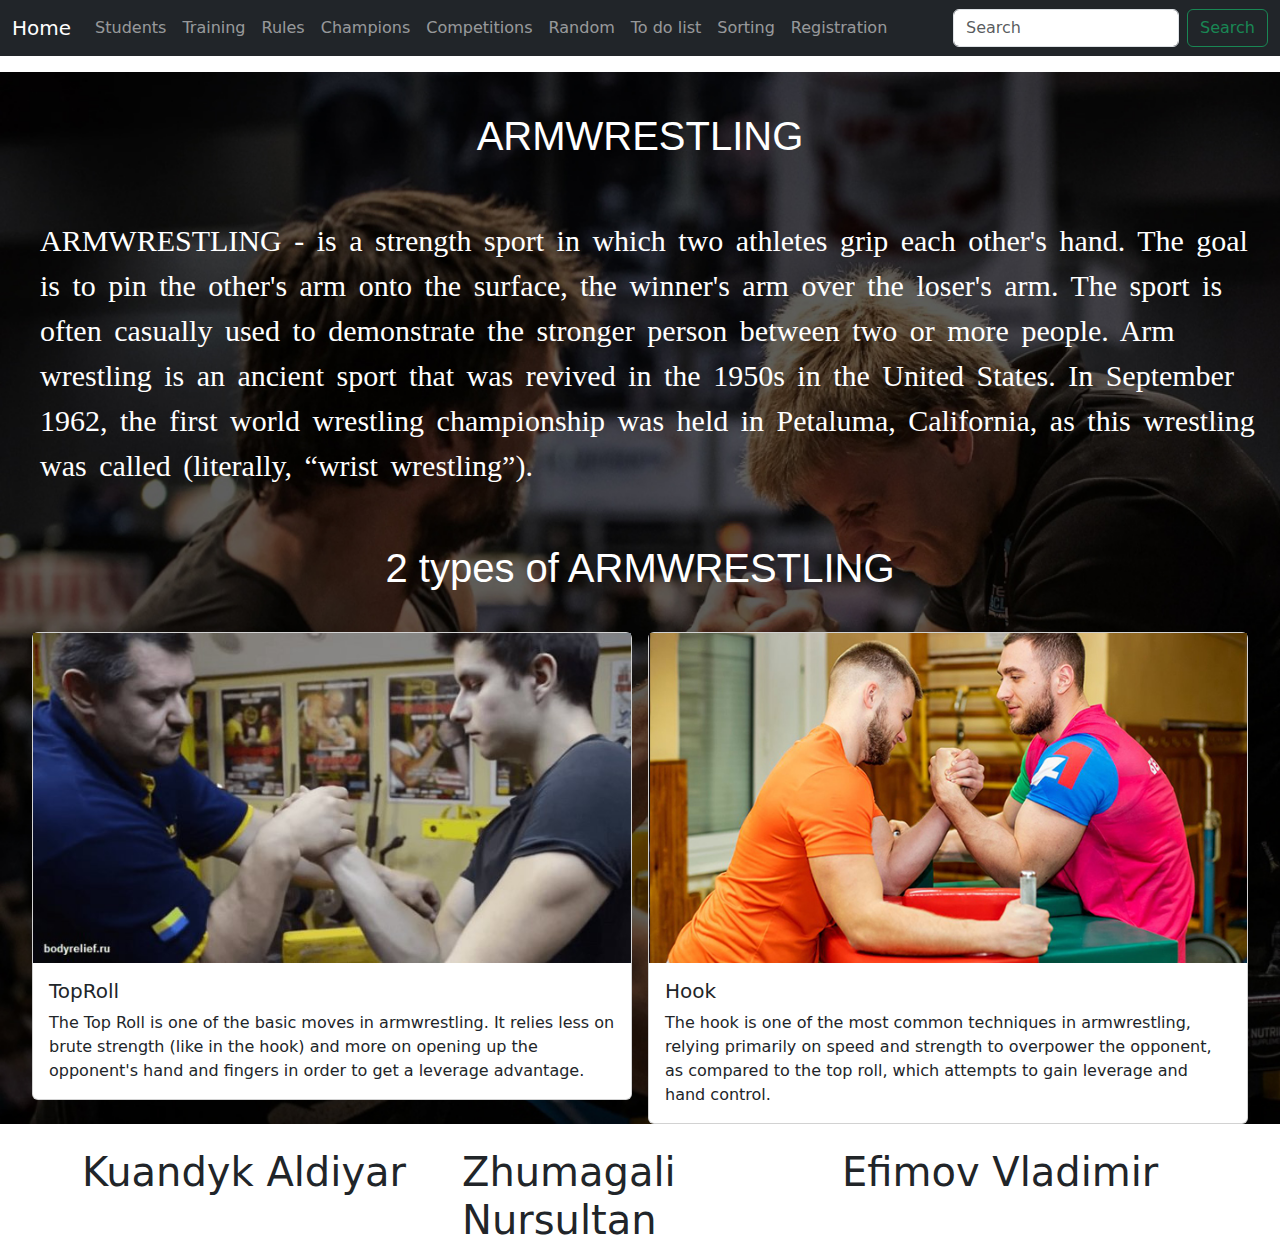
<file: index.html>
<!DOCTYPE html>
<html lang="en">
<head>
    <meta charset="UTF-8">
    <meta name="viewport" content="width=device-width, initial-scale=1.0">
    <title>Main</title>
    <link rel="stylesheet" href="https://cdn.jsdelivr.net/npm/bootstrap@5.3.0-alpha3/dist/css/bootstrap.min.css">
    <link rel="stylesheet" href="style.css">
</head>
<body>
  <header> 
    <nav class="navbar navbar-expand-lg navbar-dark bg-dark" > 
        <div class="container-fluid"> 
          <a class="navbar-brand" href="index.html">Home</a> 
          <button class="navbar-toggler" type="button" data-bs-toggle="collapse" data-bs-target="#navbarSupportedContent" aria-controls="navbarSupportedContent" aria-expanded="false" aria-label="Toggle navigation"> 
            <span class="navbar-toggler-icon"></span> 
          </button> 
          <div class="collapse navbar-collapse" id="navbarSupportedContent"> 
            <ul class="navbar-nav me-auto mb-2 mb-lg-0"> 
              <li class="nav-item"> 
                <a class="nav-link" href="students.html">Students</a> 
              </li> 
              <li class="nav-item"> 
                <a class="nav-link" href="Training.html">Training</a> 
              </li> 
              <li class="nav-item"> 
            <a class="nav-link" href="Rules.html">Rules</a> 
            <li class="nav-item"> 
              <a class="nav-link" href="Champions.html">Champions</a> 
              <li class="nav-item"> 
                <a class="nav-link" href="Competitions.html">Competitions</a> 
              </li> 
              <li class="nav-item">
                <a class="nav-link" href="Random.html">Random</a>
              </li>
              <li class="nav-item">
                <a class="nav-link" href="to_do.html">To do list</a>
              </li>
              <li class="nav-item">
                <a class="nav-link" href="Sorting.html">Sorting</a>
              </li>
              <li class="nav-item">
                <a class="nav-link" href="Registration.html">Registration</a>
              </li>
               
            </ul> 
            <form class="d-flex" role="search"> 
              <input class="form-control me-2" type="search" placeholder="Search" aria-label="Search"> 
              <button class="btn btn-outline-success" type="submit">Search</button> 
            </form> 
          </div> 
        </div> 
        </nav> 
  </header>
  <p id="dateTime"></p>
  <main class="main_index ">
    <h1 class="title">ARMWRESTLING</h1>
    <p class="title_text">
        ARMWRESTLING - is a strength sport in which two athletes grip each other's hand. The goal is to pin the other's arm onto the surface, the winner's arm over the loser's arm. The sport is often casually used to demonstrate the stronger person between two or more people. Arm wrestling is an ancient sport that was revived in the 1950s in the United States. In September 1962, the first world wrestling championship was held in Petaluma, California, as this wrestling was called (literally, “wrist wrestling”).
    </p>

    <h1 class="title">2 types of ARMWRESTLING</h1>

    <div class="row row-cols-1 row-cols-md-2 g-3 m-4">
      <div class="col">
        <div class="card">
          <img src="toproll.jpg"  alt="TopRoll">
          <div class="card-body">
            <h5 class="card-title">TopRoll</h5>
            <p class="card-text">The Top Roll is one of the basic moves in armwrestling. It relies less on brute strength 
              (like in the hook) and more on opening up the opponent's hand and fingers in order to get a leverage advantage.</p>
          </div>
        </div>
      </div>

      <div class="col">
        <div class="card">
          <img src="hook3.jpg"  alt="Hook">
          <div class="card-body">
            <h5 class="card-title">Hook</h5>
            <p class="card-text">The hook is one of the most common techniques in armwrestling, relying primarily on speed and strength to overpower the opponent, as compared to the top roll, which attempts to gain leverage and hand control.</p>
          </div>
        </div>
      </div>
    </div>
</main>
  <footer class="container footer">
    <div class="row">
        <div class="col-lg-4 col-md-6"><h1>Kuandyk Aldiyar</div>
        <div class="col-lg-4 col-md-6"><h1>Zhumagali Nursultan</div>
        <div class="col-lg-4 col-md-6"><h1>Efimov Vladimir</div>
    </div>
  </footer>

  <script>
    function displayDateTime() {
        const dateTimeElement = document.getElementById('dateTime');
        const now = new Date();
        const formattedDate = now.toLocaleString('en-US', {
            month: 'long', 
            day: 'numeric', 
            year: 'numeric', 
            hour: 'numeric', 
            minute: 'numeric', 
            second: 'numeric',
            hour12: true
        });
        dateTimeElement.textContent = `Current Date and Time: ${formattedDate}`;
    }

    setInterval(displayDateTime, 1000);
</script>
    
    <script src="https://cdn.jsdelivr.net/npm/bootstrap@5.3.0-alpha3/dist/js/bootstrap.bundle.min.js"></script>
</body>
</html>
</file>
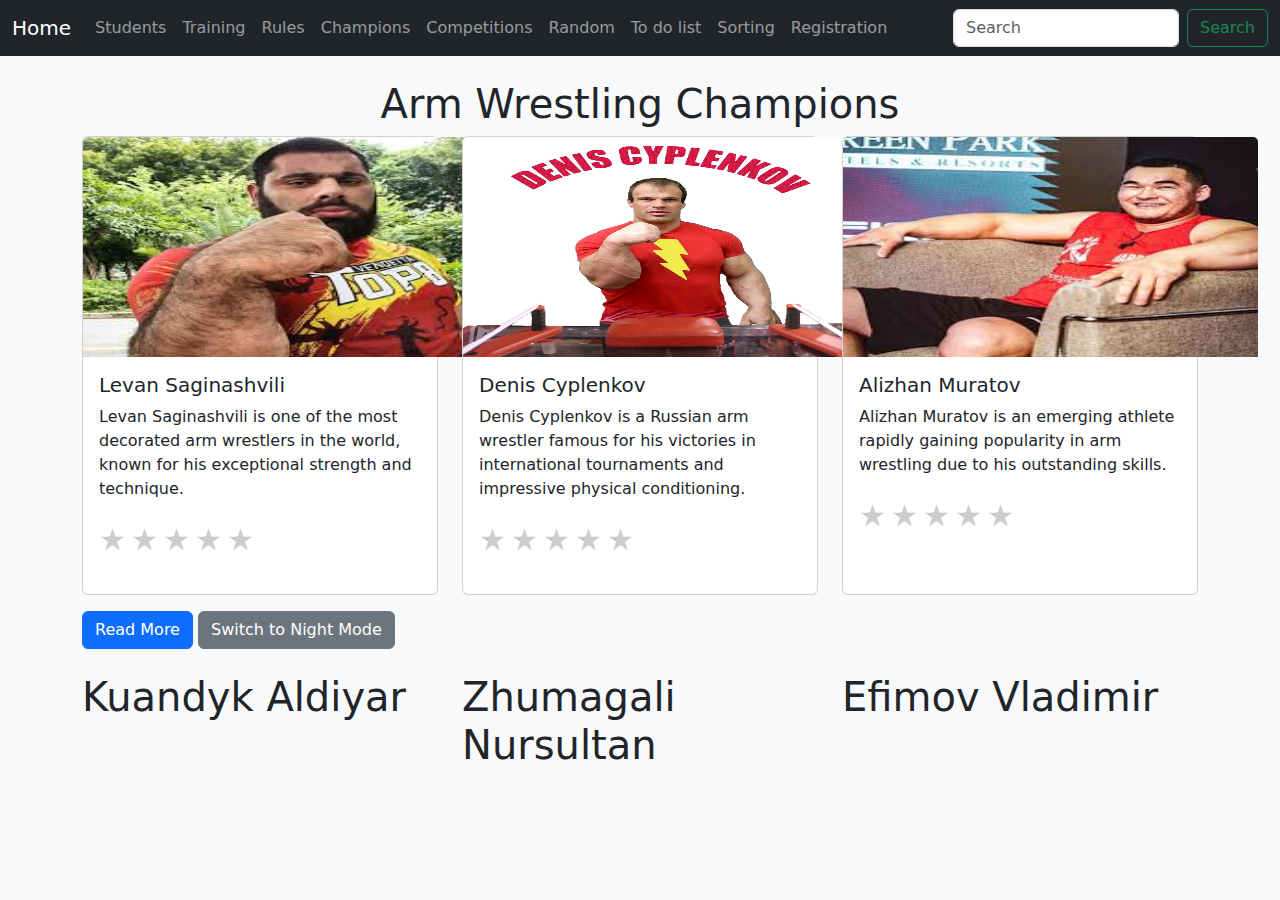
<file: Champions.html>
<!DOCTYPE html>
<html lang="ru">
<head>
    <meta charset="UTF-8">
    <meta name="viewport" content="width=device-width, initial-scale=1.0">
    <title>Champions</title>
    <link rel="stylesheet" href="https://cdn.jsdelivr.net/npm/bootstrap@5.3.0-alpha3/dist/css/bootstrap.min.css">
    <link rel="stylesheet" href="style.css"> 
</head>
<body class="day">
    <header>
        <nav class="navbar navbar-expand-lg navbar-dark bg-dark">
            <div class="container-fluid">
                <a class="navbar-brand" href="index.html">Home</a>
                <button class="navbar-toggler" type="button" data-bs-toggle="collapse" data-bs-target="#navbarSupportedContent" aria-controls="navbarSupportedContent" aria-expanded="false" aria-label="Toggle navigation">
                    <span class="navbar-toggler-icon"></span>
                </button>
                <div class="collapse navbar-collapse" id="navbarSupportedContent">
                    <ul class="navbar-nav me-auto mb-2 mb-lg-0">
                        <li class="nav-item"><a class="nav-link" href="students.html">Students</a></li>
                        <li class="nav-item"><a class="nav-link" href="Training.html">Training</a></li>
                        <li class="nav-item"><a class="nav-link" href="Rules.html">Rules</a></li>
                        <li class="nav-item"><a class="nav-link" href="Champions.html">Champions</a></li>
                        <li class="nav-item"><a class="nav-link" href="Competitions.html">Competitions</a></li>
                        <li class="nav-item"><a class="nav-link" href="Random.html">Random</a></li>
                        <li class="nav-item"><a class="nav-link" href="to_do.html">To do list</a></li>
                        <li class="nav-item"><a class="nav-link" href="Sorting.html">Sorting</a></li>
                        <li class="nav-item"><a class="nav-link" href="Registration.html">Registration</a></li>
                    </ul>
                    <form class="d-flex" role="search">
                        <input class="form-control me-2" type="search" placeholder="Search" aria-label="Search">
                        <button class="btn btn-outline-success" type="submit">Search</button>
                    </form>
                </div>
            </div>
        </nav>
    </header>

    <main class="container my-4">
        <h1 class="text-center">Arm Wrestling Champions</h1>
        <div class="row row-cols-1 row-cols-md-3 g-4">
            <div class="col">
                <div class="card h-100">
                    <img src="levan.jpg" class="card-img-top" alt="Levan Saginashvili">
                    <div class="card-body">
                        <h5 class="card-title">Levan Saginashvili</h5>
                        <p class="card-text">Levan Saginashvili is one of the most decorated arm wrestlers in the world, known for his exceptional strength and technique.</p>
                        <div class="rating">
                            <span class="star" data-value="1" data-champion="Levan Saginashvili">★</span>
                            <span class="star" data-value="2" data-champion="Levan Saginashvili">★</span>
                            <span class="star" data-value="3" data-champion="Levan Saginashvili">★</span>
                            <span class="star" data-value="4" data-champion="Levan Saginashvili">★</span>
                            <span class="star" data-value="5" data-champion="Levan Saginashvili">★</span>
                            <p class="rating-text mt-2"></p>
                        </div>
                    </div>
                </div>
            </div>
            <div class="col">
                <div class="card h-100">
                    <img src="denis.jpg" class="card-img-top" alt="Denis Cyplenkov">
                    <div class="card-body">
                        <h5 class="card-title">Denis Cyplenkov</h5>
                        <p class="card-text">Denis Cyplenkov is a Russian arm wrestler famous for his victories in international tournaments and impressive physical conditioning.</p>
                        <div class="rating">
                            <span class="star" data-value="1" data-champion="Denis Cyplenkov">★</span>
                            <span class="star" data-value="2" data-champion="Denis Cyplenkov">★</span>
                            <span class="star" data-value="3" data-champion="Denis Cyplenkov">★</span>
                            <span class="star" data-value="4" data-champion="Denis Cyplenkov">★</span>
                            <span class="star" data-value="5" data-champion="Denis Cyplenkov">★</span>
                            <p class="rating-text mt-2"></p>
                        </div>
                    </div>
                </div>
            </div>
            <div class="col">
                <div class="card h-100">
                    <img src="alizhan.jpg" class="card-img-top" alt="Alizhan Muratov">
                    <div class="card-body">
                        <h5 class="card-title">Alizhan Muratov</h5>
                        <p class="card-text">Alizhan Muratov is an emerging athlete rapidly gaining popularity in arm wrestling due to his outstanding skills.</p>
                        <div class="rating">
                            <span class="star" data-value="1" data-champion="Alizhan Muratov">★</span>
                            <span class="star" data-value="2" data-champion="Alizhan Muratov">★</span>
                            <span class="star" data-value="3" data-champion="Alizhan Muratov">★</span>
                            <span class="star" data-value="4" data-champion="Alizhan Muratov">★</span>
                            <span class="star" data-value="5" data-champion="Alizhan Muratov">★</span>
                            <p class="rating-text mt-2"></p>
                        </div>
                    </div>
                </div>
            </div>
        </div>

        <button id="readMoreBtn" class="btn btn-primary mt-3">Read More</button>
        <div id="extraContent" style="display:none;" class="mt-3">
            <p> Arm wrestling champions are athletes who have demonstrated exceptional strength, skill, and technique in the sport. They compete in various weight classes and often participate in prestigious tournaments. Notable champions like Levan Saginashvili and Denis Cyplenkov have become icons in the arm wrestling community, inspiring new generations of athletes. Their achievements showcase the dedication and perseverance required to excel in this sport.</p>
        </div>

        <button id="themeToggle" class="btn btn-secondary mt-3">Switch to Night Mode</button>
    </main>

    <footer class="container footer mt-4">
        <div class="row">
            <div class="col-lg-4 col-md-6"><h1>Kuandyk Aldiyar</h1></div>
            <div class="col-lg-4 col-md-6"><h1>Zhumagali Nursultan</h1></div>
            <div class="col-lg-4 col-md-6"><h1>Efimov Vladimir</h1></div>
        </div>
    </footer>

    <script src="https://cdn.jsdelivr.net/npm/bootstrap@5.3.0-alpha3/dist/js/bootstrap.bundle.min.js"></script>
    <script src="script.js"></script> 
</body>
</html>
</file>
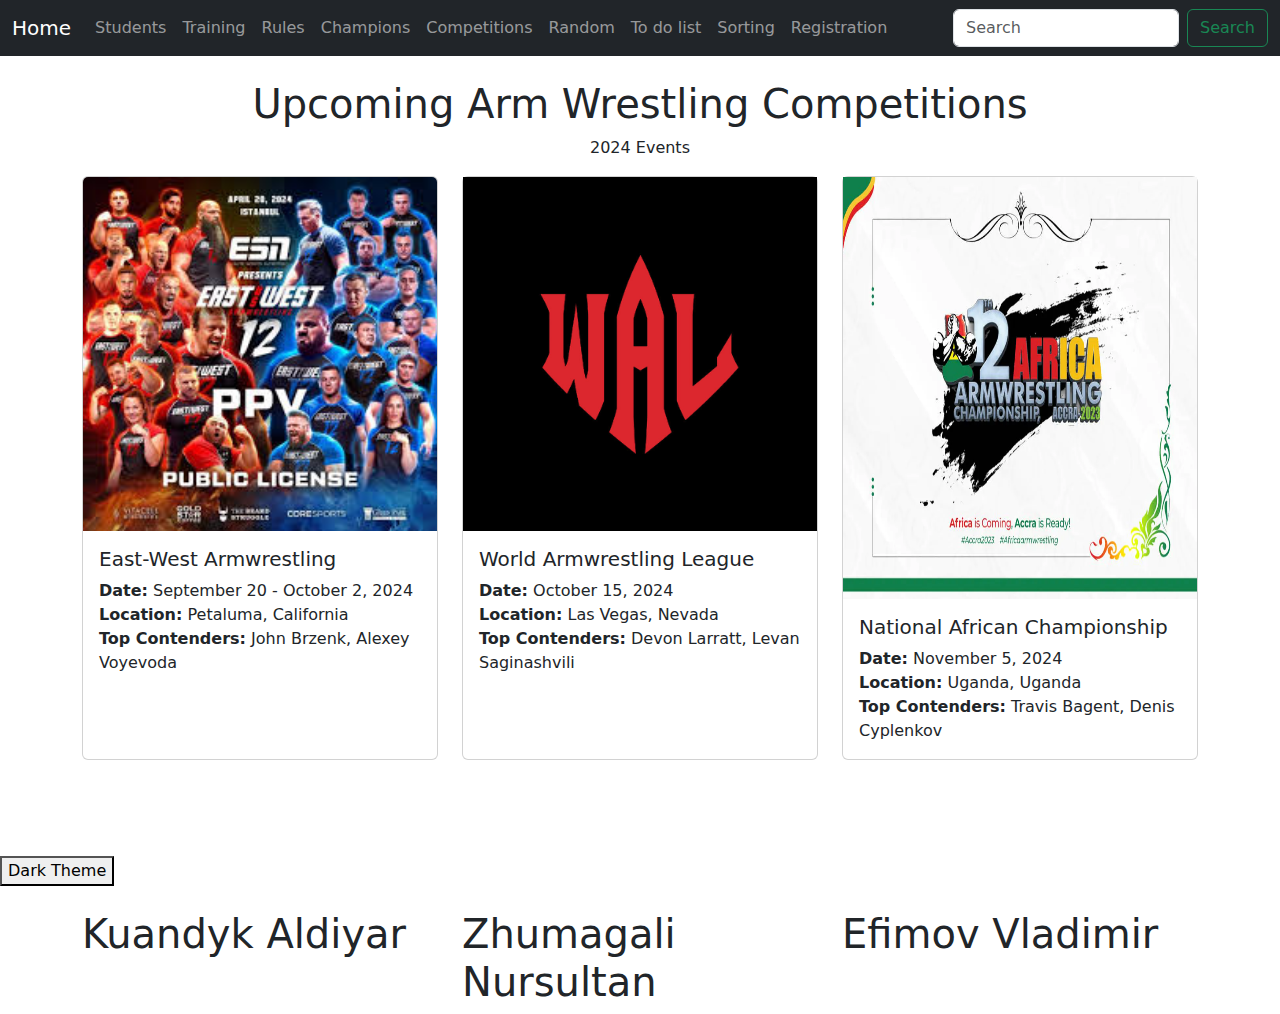
<file: Competitions.html>
<!DOCTYPE html>
<html lang="en">
<head>
    <meta charset="UTF-8">
    <meta name="viewport" content="width=device-width, initial-scale=1.0">
    <title>Competitions</title>
    <link rel="stylesheet" href="https://cdn.jsdelivr.net/npm/bootstrap@5.3.0-alpha3/dist/css/bootstrap.min.css">
</head>
<body>
  <header>
    <nav class="navbar navbar-expand-lg navbar-dark bg-dark" >
        <div class="container-fluid">
          <a class="navbar-brand" href="index.html">Home</a>
          <button class="navbar-toggler" type="button" data-bs-toggle="collapse" data-bs-target="#navbarSupportedContent" aria-controls="navbarSupportedContent" aria-expanded="false" aria-label="Toggle navigation">
            <span class="navbar-toggler-icon"></span>
          </button>
          <div class="collapse navbar-collapse" id="navbarSupportedContent">
            <ul class="navbar-nav me-auto mb-2 mb-lg-0">
              <li class="nav-item">
                <a class="nav-link" href="students.html">Students</a>
              </li>
              <li class="nav-item">
                <a class="nav-link" href="Training.html">Training</a>
              </li>
              <li class="nav-item">
            <a class="nav-link" href="Rules.html">Rules</a>
            <li class="nav-item">
              <a class="nav-link" href="Champions.html">Champions</a>
              <li class="nav-item">
                <a class="nav-link" href="Competitions.html">Competitions</a>
              </li>
              <li class="nav-item">
                <a class="nav-link" href="Random.html">Random</a>
              </li>
              <li class="nav-item">
                <a class="nav-link" href="to_do.html">To do list</a>
              </li>
              <li class="nav-item">
                <a class="nav-link" href="Sorting.html">Sorting</a>
              </li>
              <li class="nav-item">
                <a class="nav-link" href="Registration.html">Registration</a>
              </li>
              
            </ul>
            <form class="d-flex" role="search">
              <input class="form-control me-2" type="search" placeholder="Search" aria-label="Search">
              <button class="btn btn-outline-success" type="submit">Search</button>
            </form>
          </div>
        </div>
        </nav>
  </header>

    <main class="container my-4">
        <h1 class="text-center">Upcoming Arm Wrestling Competitions</h1>
        <p class="text-center">2024 Events</p>

        <div class="row row-cols-1 row-cols-md-3 g-4">

            <div class="col">
                <div class="card h-100">
                    <img src="eastnwest.jpg" class="card-img-top" alt="East-West Armwrestling">
                    <div class="card-body">
                        <h5 class="card-title">East-West Armwrestling</h5>
                        <p class="card-text"><strong>Date:</strong> September 20 - October 2, 2024<br><strong>Location:</strong> Petaluma, California<br><strong>Top Contenders:</strong> John Brzenk, Alexey Voyevoda</p>
                    </div>
                </div>
            </div>

            <div class="col">
                <div class="card h-100">
                    <img src="waleague.jpg" alt="World Armwrestling League">
                    <div class="card-body">
                        <h5 class="card-title">World Armwrestling League</h5>
                        <p class="card-text"><strong>Date:</strong> October 15, 2024<br><strong>Location:</strong> Las Vegas, Nevada<br><strong>Top Contenders:</strong> Devon Larratt, Levan Saginashvili</p>
                    </div>
                </div>
            </div>

            <div class="col">
                <div class="card h-100">
                    <img src="africa.jpg"  alt="National African Championship" class="camp_img" height="422">
                    <div class="card-body">
                        <h5 class="card-title">National African Championship</h5>
                        <p class="card-text"><strong>Date:</strong> November 5, 2024<br><strong>Location:</strong> Uganda, Uganda<br><strong>Top Contenders:</strong> Travis Bagent, Denis Cyplenkov</p>
                    </div>
                </div>
            </div>
        </div>
    </main>

    <br><br><br>
    <button class="btn-theme-toggle" id="themeToggleBtn">Dark Theme</button>
    <footer class="container footer mt-4">
        <div class="row">
            
            <div class="col-lg-4 col-md-6"><h1>Kuandyk Aldiyar</h1></div>
            <div class="col-lg-4 col-md-6"><h1>Zhumagali Nursultan</h1></div>
            <div class="col-lg-4 col-md-6"><h1>Efimov Vladimir</h1></div>
        </div>
    </footer>
    

    <script>
        const themeToggleBtn = document.getElementById('themeToggleBtn');
        const body = document.body;

        themeToggleBtn.addEventListener('click', function() {
            body.classList.toggle('layout-dark-theme');
            if (body.classList.contains('layout-dark-theme')) {
                themeToggleBtn.textContent = 'Light Theme';
                document.body.style.backgroundColor ="#999999";
            } else {
                themeToggleBtn.textContent = 'Dark Theme';
                document.body.style.backgroundColor ="#FFFFFF";
            }
        });
    </script>

    <script src="https://cdn.jsdelivr.net/npm/bootstrap@5.3.0-alpha3/dist/js/bootstrap.bundle.min.js"></script>
</body>
</html>
</file>
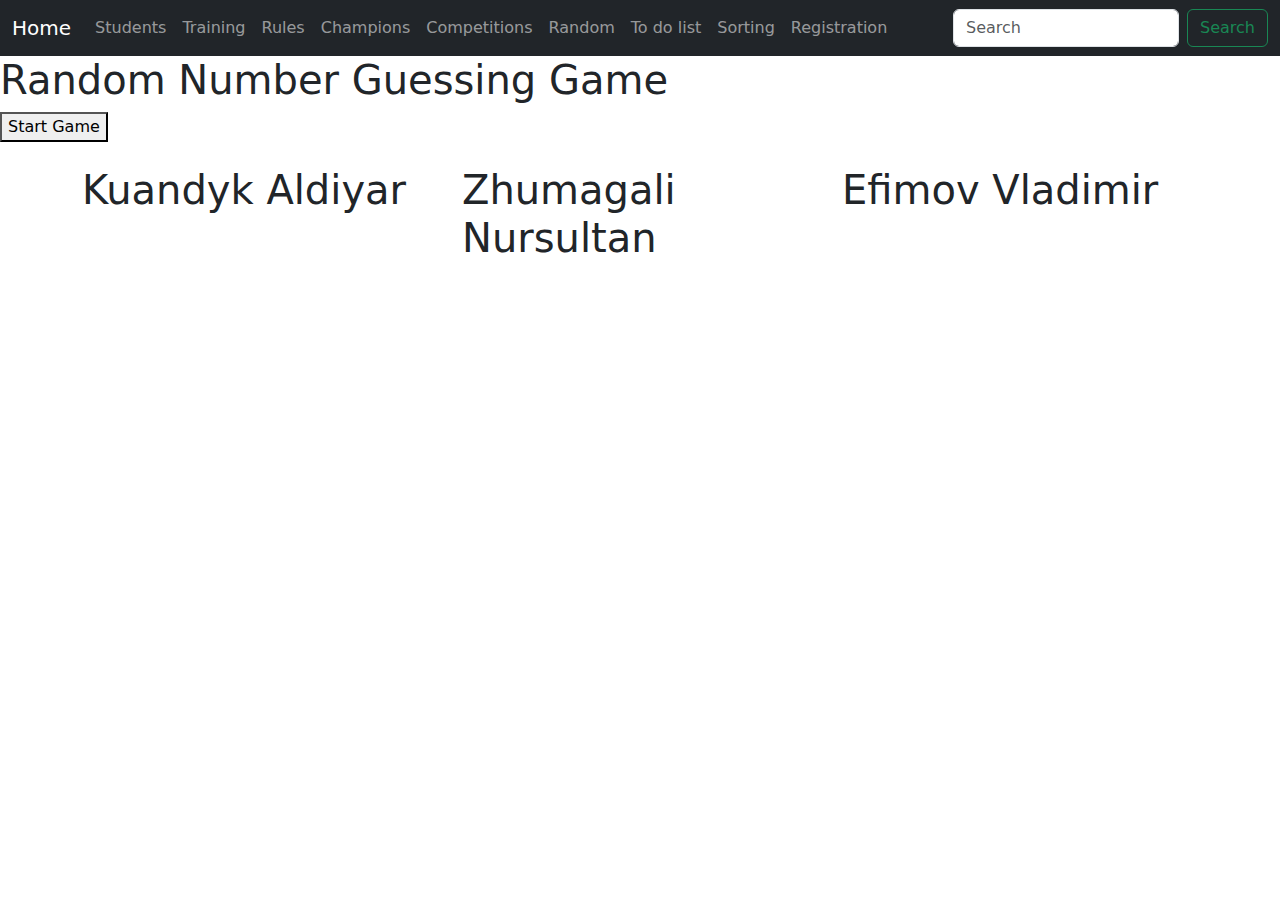
<file: Random.html>
<!DOCTYPE html>
<html lang="en">
<head>
    <meta charset="UTF-8">
    <meta name="viewport" content="width=device-width, initial-scale=1.0">
    <link rel="stylesheet" href="https://cdn.jsdelivr.net/npm/bootstrap@5.3.0-alpha3/dist/css/bootstrap.min.css">
    <link rel="stylesheet" href="style.css">
    <title>Random Number Guessing Game</title>
</head>
<body>
    <header>
        <nav class="navbar navbar-expand-lg navbar-dark bg-dark" >
            <div class="container-fluid">
              <a class="navbar-brand" href="index.html">Home</a>
              <button class="navbar-toggler" type="button" data-bs-toggle="collapse" data-bs-target="#navbarSupportedContent" aria-controls="navbarSupportedContent" aria-expanded="false" aria-label="Toggle navigation">
                <span class="navbar-toggler-icon"></span>
              </button>
              <div class="collapse navbar-collapse" id="navbarSupportedContent">
                <ul class="navbar-nav me-auto mb-2 mb-lg-0">
                  <li class="nav-item">
                    <a class="nav-link" href="students.html">Students</a>
                  </li>
                  <li class="nav-item">
                    <a class="nav-link" href="Training.html">Training</a>
                  </li>
                  <li class="nav-item">
                <a class="nav-link" href="Rules.html">Rules</a>
                <li class="nav-item">
                  <a class="nav-link" href="Champions.html">Champions</a>
                  <li class="nav-item">
                    <a class="nav-link" href="Competitions.html">Competitions</a>
                  </li>
                  <li class="nav-item">
                    <a class="nav-link" href="Random.html">Random</a>
                  </li>
                  <li class="nav-item">
                    <a class="nav-link" href="to_do.html">To do list</a>
                  </li>
                  <li class="nav-item">
                    <a class="nav-link" href="Sorting.html">Sorting</a>
                  </li>
                  <li class="nav-item">
                    <a class="nav-link" href="Registration.html">Registration</a>
                  </li>
                  
                </ul>
                <form class="d-flex" role="search">
                  <input class="form-control me-2" type="search" placeholder="Search" aria-label="Search">
                  <button class="btn btn-outline-success" type="submit">Search</button>
                </form>
              </div>
            </div>
            </nav>
      </header>
    
    <h1>Random Number Guessing Game</h1>

    <button onclick="startGuessingGame()">Start Game</button>
    <p id="gameResult"></p>

    <footer class="container footer mt-4">
        <div class="row">
            
            <div class="col-lg-4 col-md-6"><h1>Kuandyk Aldiyar</h1></div>
            <div class="col-lg-4 col-md-6"><h1>Zhumagali Nursultan</h1></div>
            <div class="col-lg-4 col-md-6"><h1>Efimov Vladimir</h1></div>
        </div>
    </footer>

    <script>
        function startGuessingGame() {
            const randomNumber = Math.floor(Math.random() * 100) + 1;
            let attempts = 0;
            let guess;

            while (guess !== randomNumber) {
                guess = parseInt(prompt('Guess a number between 1 and 100:'));
                attempts++;

                if (guess > randomNumber) {
                    alert('Too high!');
                } else if (guess < randomNumber) {
                    alert('Too low!');
                } else {
                    alert(`Correct! You guessed the number in ${attempts} attempts.`);
                    document.getElementById('gameResult').textContent = `You guessed the number in ${attempts} attempts.`;
                    break;
                }
            }
        }
    </script>
</body>
</html>
</file>
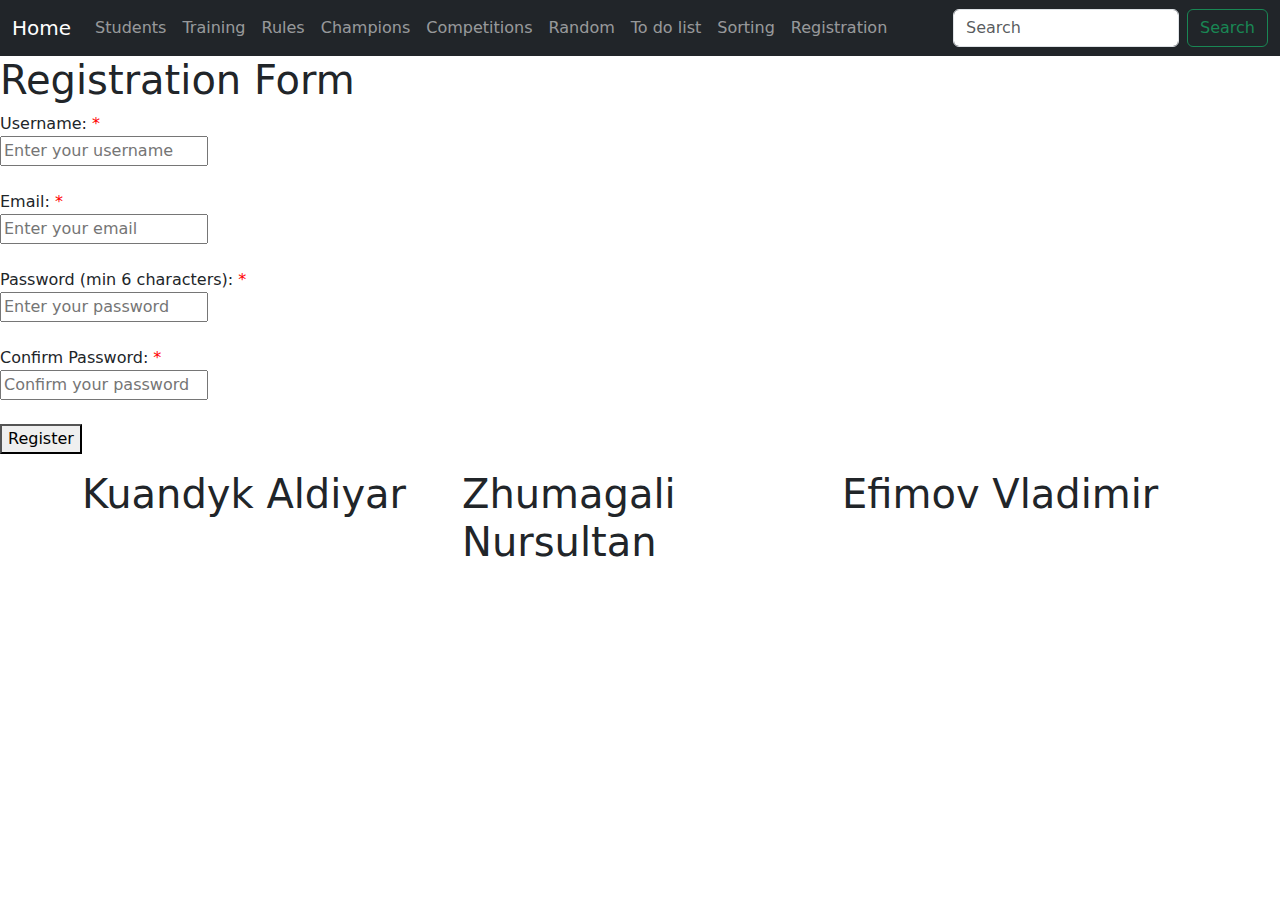
<file: Registration.html>
<!DOCTYPE html>
<html lang="en">
<head>
    
    <meta charset="UTF-8">
    <meta name="viewport" content="width=device-width, initial-scale=1.0">
    <link rel="stylesheet" href="https://cdn.jsdelivr.net/npm/bootstrap@5.3.0-alpha3/dist/css/bootstrap.min.css">
    <link rel="stylesheet" href="style.css">
    <title>Form Validation</title>
    <style>
        .error {
            color: red;
        }
        .success {
            color: green;
        }
    </style>
    
</head>
<header>
    <nav class="navbar navbar-expand-lg navbar-dark bg-dark" >
        <div class="container-fluid">
          <a class="navbar-brand" href="index.html">Home</a>
          <button class="navbar-toggler" type="button" data-bs-toggle="collapse" data-bs-target="#navbarSupportedContent" aria-controls="navbarSupportedContent" aria-expanded="false" aria-label="Toggle navigation">
            <span class="navbar-toggler-icon"></span>
          </button>
          <div class="collapse navbar-collapse" id="navbarSupportedContent">
            <ul class="navbar-nav me-auto mb-2 mb-lg-0">
              <li class="nav-item">
                <a class="nav-link" href="students.html">Students</a>
              </li>
              <li class="nav-item">
                <a class="nav-link" href="Training.html">Training</a>
              </li>
              <li class="nav-item">
            <a class="nav-link" href="Rules.html">Rules</a>
            <li class="nav-item">
              <a class="nav-link" href="Champions.html">Champions</a>
              <li class="nav-item">
                <a class="nav-link" href="Competitions.html">Competitions</a>
              </li>
              <li class="nav-item">
                <a class="nav-link" href="Random.html">Random</a>
              </li>
              <li class="nav-item">
                <a class="nav-link" href="to_do.html">To do list</a>
              </li>
              <li class="nav-item">
                <a class="nav-link" href="Sorting.html">Sorting</a>
              </li>
              <li class="nav-item">
                <a class="nav-link" href="Registration.html">Registration</a>
              </li>
              
            </ul>
            <form class="d-flex" role="search">
              <input class="form-control me-2" type="search" placeholder="Search" aria-label="Search">
              <button class="btn btn-outline-success" type="submit">Search</button>
            </form>
          </div>
        </div>
        </nav>
  </header>
<body>
    <h1>Registration Form</h1>

    <form id="registrationForm">
        <label for="username">Username: <span class="error">*</span></label><br>
        <input type="text" id="username" name="username" placeholder="Enter your username"><br><br>

        <label for="email">Email: <span class="error">*</span></label><br>
        <input type="text" id="email" name="email" placeholder="Enter your email"><br><br>

        <label for="password">Password (min 6 characters): <span class="error">*</span></label><br>
        <input type="password" id="password" name="password" placeholder="Enter your password"><br><br>

        <label for="confirmPassword">Confirm Password: <span class="error">*</span></label><br>
        <input type="password" id="confirmPassword" name="confirmPassword" placeholder="Confirm your password"><br><br>

        <button type="submit">Register</button>
    </form>

    <p id="errorMessage" class="error"></p>
    <p id="successMessage" class="success"></p>

    <footer class="container footer">
        <div class="row">
            <div class="col-lg-4 col-md-6"><h1>Kuandyk Aldiyar</div>
            <div class="col-lg-4 col-md-6"><h1>Zhumagali Nursultan</div>
            <div class="col-lg-4 col-md-6"><h1>Efimov Vladimir</div>
        </div>
    </footer>

    <script>
        document.getElementById('registrationForm').addEventListener('submit', function(event) {
            event.preventDefault(); 

            const username = document.getElementById('username').value.trim();
            const email = document.getElementById('email').value.trim();
            const password = document.getElementById('password').value;
            const confirmPassword = document.getElementById('confirmPassword').value;

            const errorMessage = document.getElementById('errorMessage');
            const successMessage = document.getElementById('successMessage');
            let errors = [];

            errorMessage.textContent = '';
            successMessage.textContent = '';

            if (!username) {
                errors.push('Username is required.');
            }

            const emailPattern = /^[a-zA-Z0-9._-]+@[a-zA-Z0-9.-]+\.[a-zA-Z]{2,6}$/;
            if (!email) {
                errors.push('Email is required.');
            } else if (!emailPattern.test(email)) {
                errors.push('Please enter a valid email address.');
            }

            if (!password) {
                errors.push('Password is required.');
            } else if (password.length < 6) {
                errors.push('Password must be at least 6 characters long.');
            }

            if (password !== confirmPassword) {
                errors.push('Passwords do not match.');
            }

            if (errors.length > 0) {
                errorMessage.textContent = errors.join(' ');
            } else {
                successMessage.textContent = 'Registration successful!';
                errorMessage.textContent = ''; 
            }
        });
    </script>
</body>
</html>
</file>
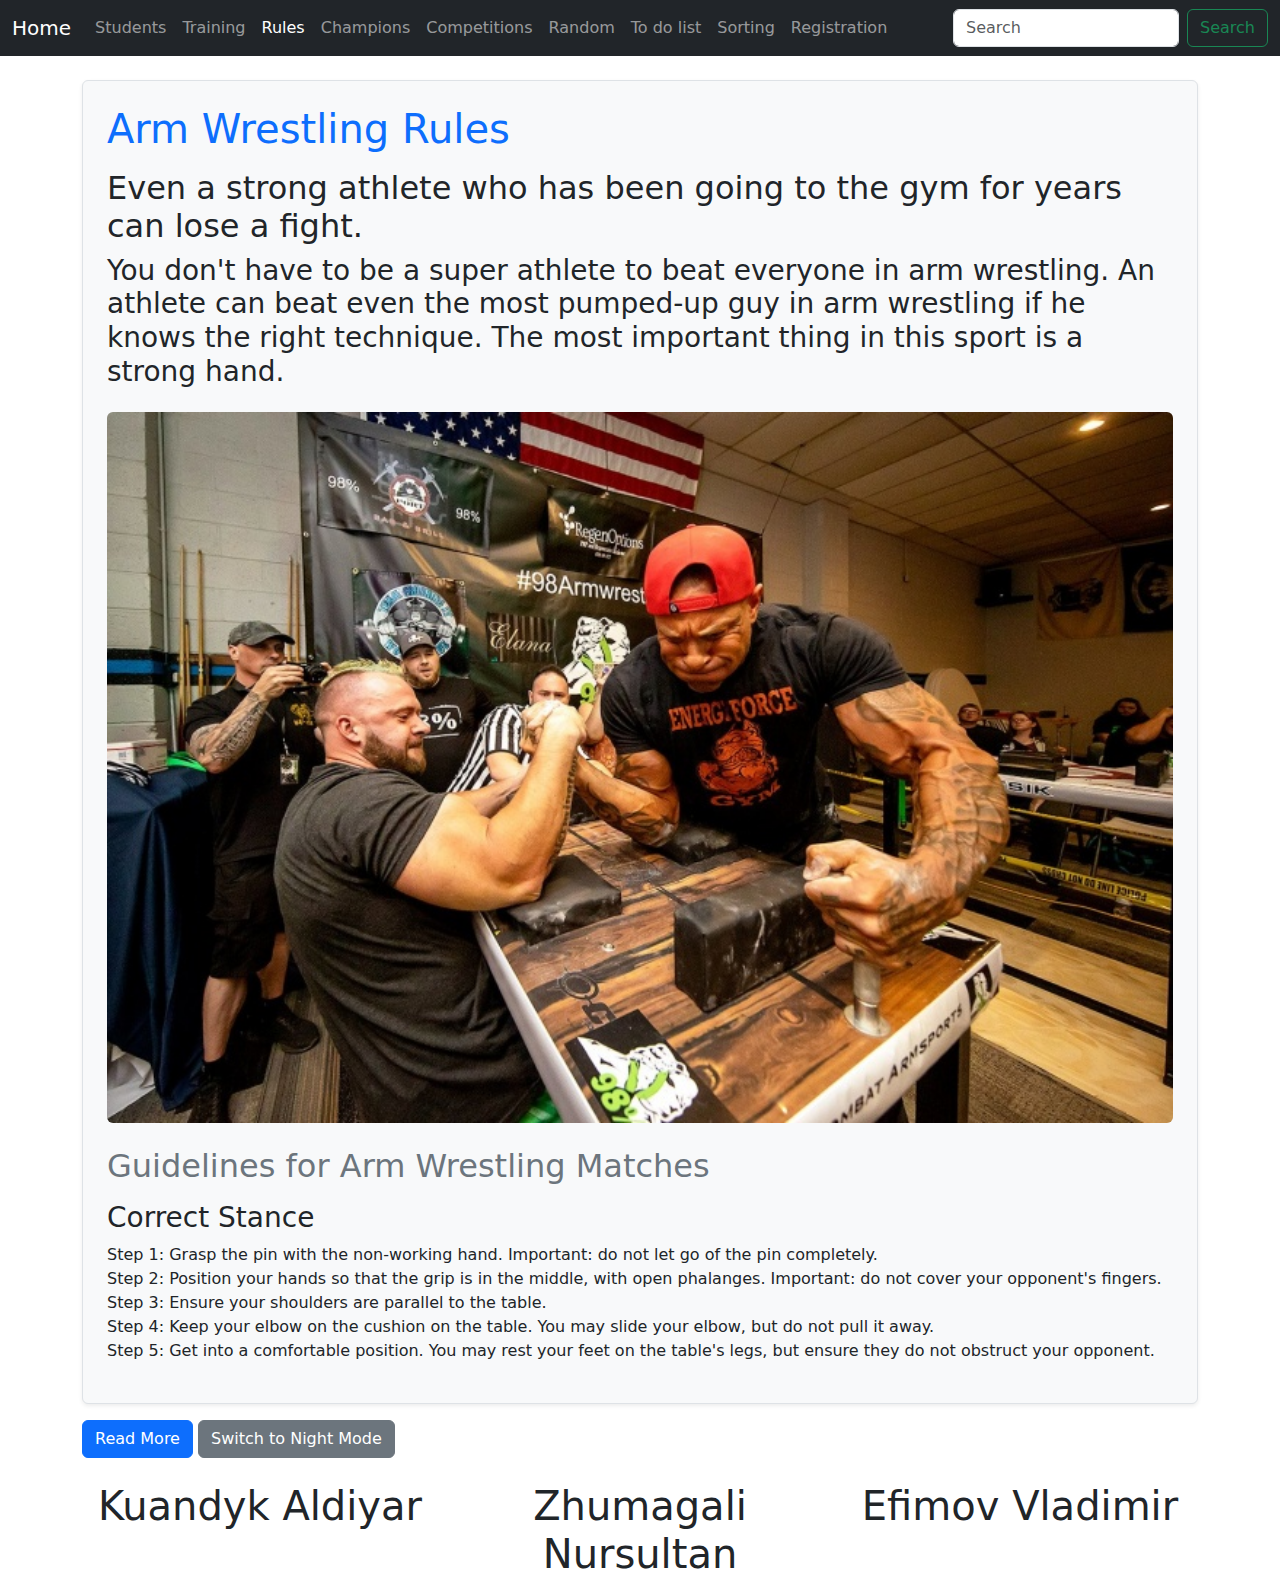
<file: Rules.html>
<!DOCTYPE html>
<html lang="en">
<head>
    <meta charset="UTF-8">
    <meta name="viewport" content="width=device-width, initial-scale=1.0">
    <title>Rules</title>
    <link rel="stylesheet" href="https://cdn.jsdelivr.net/npm/bootstrap@5.3.0-alpha3/dist/css/bootstrap.min.css">
    <link rel="stylesheet" href="style.css">
</head>
<body class="main-Rules">
<header> 
    <nav class="navbar navbar-expand-lg navbar-dark bg-dark"> 
        <div class="container-fluid"> 
            <a class="navbar-brand" href="index.html">Home</a> 
            <button class="navbar-toggler" type="button" data-bs-toggle="collapse" data-bs-target="#navbarSupportedContent" aria-controls="navbarSupportedContent" aria-expanded="false" aria-label="Toggle navigation"> 
                <span class="navbar-toggler-icon"></span> 
            </button> 
            <div class="collapse navbar-collapse" id="navbarSupportedContent"> 
                <ul class="navbar-nav me-auto mb-2 mb-lg-0"> 
                    <li class="nav-item"><a class="nav-link" href="students.html">Students</a></li> 
                    <li class="nav-item"><a class="nav-link" href="Training.html">Training</a></li> 
                    <li class="nav-item"><a class="nav-link active" href="Rules.html">Rules</a></li> 
                    <li class="nav-item"><a class="nav-link" href="Champions.html">Champions</a></li> 
                    <li class="nav-item"><a class="nav-link" href="Competitions.html">Competitions</a></li> 
                    <li class="nav-item"><a class="nav-link" href="Random.html">Random</a></li>
                    <li class="nav-item"><a class="nav-link" href="to_do.html">To do list</a></li>
                    <li class="nav-item"><a class="nav-link" href="Sorting.html">Sorting</a></li>
                    <li class="nav-item"><a class="nav-link" href="Registration.html">Registration</a></li>
                </ul> 
                <form class="d-flex" role="search"> 
                    <input class="form-control me-2" type="search" placeholder="Search" aria-label="Search"> 
                    <button class="btn btn-outline-success" type="submit">Search</button> 
                </form> 
            </div> 
        </div> 
    </nav> 
</header>
<main class="container my-4">
    <div class="content p-4 border rounded shadow-sm bg-light">
        <h1 class="mb-3 text-primary">Arm Wrestling Rules</h1>
        <h2 class="mb-2">Even a strong athlete who has been going to the gym for years can lose a fight.</h2>
        <h3 class="mb-4">You don't have to be a super athlete to beat everyone in arm wrestling. An athlete can beat even the most pumped-up guy in arm wrestling if he knows the right technique. The most important thing in this sport is a strong hand.</h3>
        <div class="img-container mb-4">
            <img src="Rules.jpg" alt="Wrist flexion with barbell" class="img-fluid rounded"> 
        </div>
        <h2 class="mb-3 text-secondary">Guidelines for Arm Wrestling Matches</h2>
        <h3 class="mb-2">Correct Stance</h3>
        <ul class="list-unstyled">
            <li>Step 1: Grasp the pin with the non-working hand. Important: do not let go of the pin completely.</li>
            <li>Step 2: Position your hands so that the grip is in the middle, with open phalanges. Important: do not cover your opponent's fingers.</li>
            <li>Step 3: Ensure your shoulders are parallel to the table.</li>
            <li>Step 4: Keep your elbow on the cushion on the table. You may slide your elbow, but do not pull it away.</li>
            <li>Step 5: Get into a comfortable position. You may rest your feet on the table's legs, but ensure they do not obstruct your opponent.</li>
        </ul>
    </div>

    <button id="readMoreBtn" class="btn btn-primary mt-3">Read More</button>
    <div id="extraContent" style="display:none;" class="mt-3">
        <p>Training is essential for athletes and fitness enthusiasts. It involves various exercises and techniques aimed at improving strength, endurance, flexibility, and overall performance.</p>
    </div>

    <button id="themeToggle" class="btn btn-secondary mt-3">Switch to Night Mode</button>
</main>
<footer class="container footer text-center mt-4">
    <div class="row">
        <div class="col-lg-4 col-md-6"><h1>Kuandyk Aldiyar</h1></div>
        <div class="col-lg-4 col-md-6"><h1>Zhumagali Nursultan</h1></div>
        <div class="col-lg-4 col-md-6"><h1>Efimov Vladimir</h1></div>
    </div>
</footer>
<script src="https://cdn.jsdelivr.net/npm/bootstrap@5.3.0-alpha3/dist/js/bootstrap.bundle.min.js"></script>
<script src="script.js"></script> 

</body>
</html>
</file>
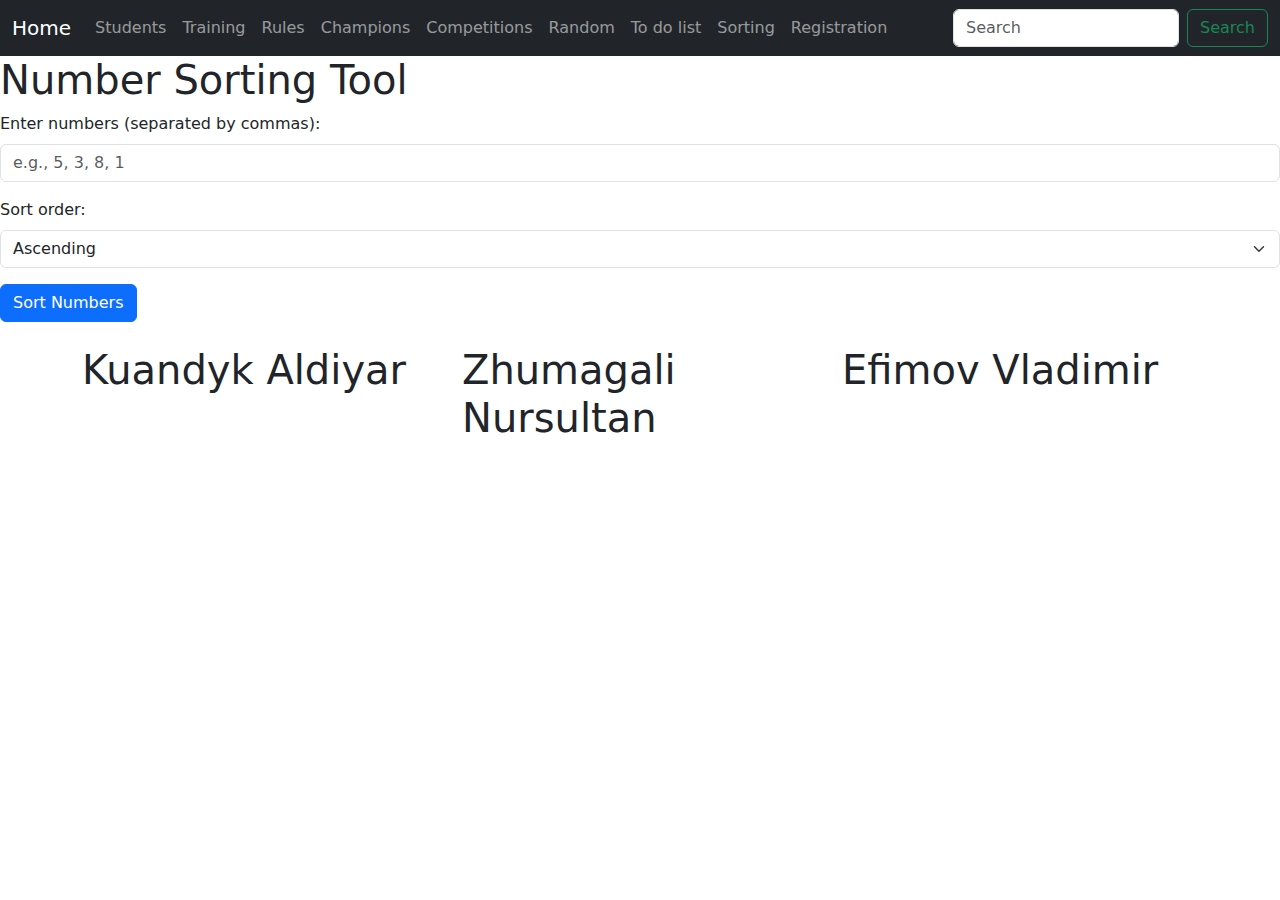
<file: Sorting.html>
<!DOCTYPE html>
<html lang="en">
<head>
    <meta charset="UTF-8">
    <meta name="viewport" content="width=device-width, initial-scale=1.0">
    <link rel="stylesheet" href="https://cdn.jsdelivr.net/npm/bootstrap@5.3.0-alpha3/dist/css/bootstrap.min.css">
    <link rel="stylesheet" href="style.css">
    <title>Number Sorting Tool</title>
</head>
<body>
    <header>
        <nav class="navbar navbar-expand-lg navbar-dark bg-dark" >
            <div class="container-fluid">
              <a class="navbar-brand" href="index.html">Home</a>
              <button class="navbar-toggler" type="button" data-bs-toggle="collapse" data-bs-target="#navbarSupportedContent" aria-controls="navbarSupportedContent" aria-expanded="false" aria-label="Toggle navigation">
                <span class="navbar-toggler-icon"></span>
              </button>
              <div class="collapse navbar-collapse" id="navbarSupportedContent">
                <ul class="navbar-nav me-auto mb-2 mb-lg-0">
                  <li class="nav-item">
                    <a class="nav-link" href="students.html">Students</a>
                  </li>
                  <li class="nav-item">
                    <a class="nav-link" href="Training.html">Training</a>
                  </li>
                  <li class="nav-item">
                <a class="nav-link" href="Rules.html">Rules</a>
                <li class="nav-item">
                  <a class="nav-link" href="Champions.html">Champions</a>
                  <li class="nav-item">
                    <a class="nav-link" href="Competitions.html">Competitions</a>
                  </li>
                  <li class="nav-item">
                    <a class="nav-link" href="Random.html">Random</a>
                  </li>
                  <li class="nav-item">
                    <a class="nav-link" href="to_do.html">To do list</a>
                  </li>
                  <li class="nav-item">
                    <a class="nav-link" href="Sorting.html">Sorting</a>
                  </li>
                  <li class="nav-item">
                    <a class="nav-link" href="Registration.html">Registration</a>
                  </li>
                  
                </ul>
                <form class="d-flex" role="search">
                  <input class="form-control me-2" type="search" placeholder="Search" aria-label="Search">
                  <button class="btn btn-outline-success" type="submit">Search</button>
                </form>
              </div>
            </div>
            </nav>
      </header>
    <h1>Number Sorting Tool</h1>
    
    <form id="numberForm">
        <div class="mb-3">
            <label for="numbers" class="form-label">Enter numbers (separated by commas):</label>
            <input type="text" id="numbers" name="numbers" class="form-control" placeholder="e.g., 5, 3, 8, 1" required>
        </div>
        
        <div class="mb-3">
            <label for="order" class="form-label">Sort order:</label>
            <select id="order" name="order" class="form-select">
                <option value="ascending">Ascending</option>
                <option value="descending">Descending</option>
            </select>
        </div>
        
        <button type="submit" class="btn btn-primary">Sort Numbers</button>
    </form>

    <p id="result"></p>
    <p id="error" style="color:red;"></p>

    <footer class="container footer mt-4">
        <div class="row">
            
            <div class="col-lg-4 col-md-6"><h1>Kuandyk Aldiyar</h1></div>
            <div class="col-lg-4 col-md-6"><h1>Zhumagali Nursultan</h1></div>
            <div class="col-lg-4 col-md-6"><h1>Efimov Vladimir</h1></div>
        </div>
    </footer>

    <script>
        document.getElementById('numberForm').addEventListener('submit', function(event) {
            event.preventDefault(); 

            const input = document.getElementById('numbers').value;
            const order = document.getElementById('order').value;
            const errorMessage = document.getElementById('error');
            const result = document.getElementById('result');

            errorMessage.textContent = '';

            const numberArray = input.split(',').map(Number);
            
            if (numberArray.some(isNaN)) {
                errorMessage.textContent = 'Please enter valid numbers separated by commas.';
                return;
            }

            numberArray.sort((a, b) => order === 'ascending' ? a - b : b - a);

            result.textContent = `Sorted numbers (${order}): ${numberArray.join(', ')}`;
        });
    </script>
    <script src="script.js"></script>
</body>
</html>
</file>
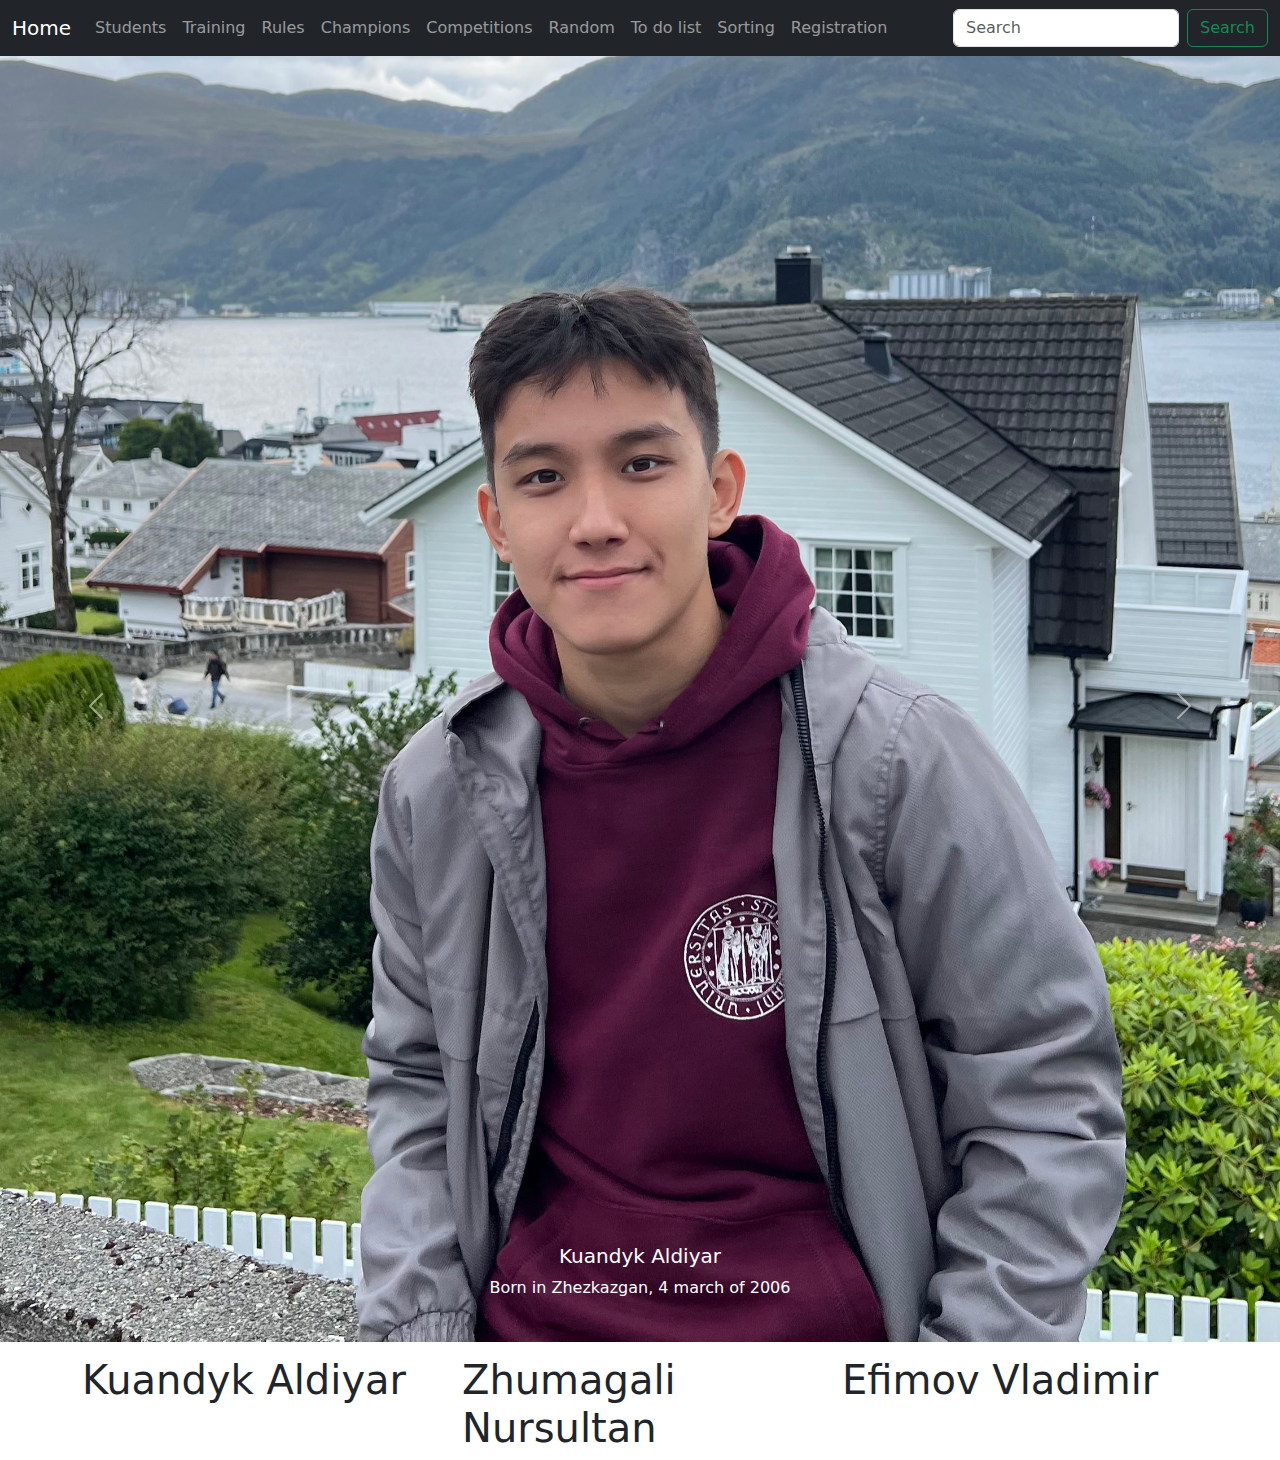
<file: students.html>
<!DOCTYPE html>
<html lang="en">
<head>
    <meta charset="UTF-8">
    <meta name="viewport" content="width=device-width, initial-scale=1.0">
    <title>Students</title>
    <link rel="stylesheet" href="https://cdn.jsdelivr.net/npm/bootstrap@5.3.0-alpha3/dist/css/bootstrap.min.css">
    <link rel="stylesheet" href="style.css">
</head>
<body>
    <header> 
        <nav class="navbar navbar-expand-lg navbar-dark bg-dark" > 
            <div class="container-fluid"> 
              <a class="navbar-brand" href="index.html">Home</a> 
              <button class="navbar-toggler" type="button" data-bs-toggle="collapse" data-bs-target="#navbarSupportedContent" aria-controls="navbarSupportedContent" aria-expanded="false" aria-label="Toggle navigation"> 
                <span class="navbar-toggler-icon"></span> 
              </button> 
              <div class="collapse navbar-collapse" id="navbarSupportedContent"> 
                <ul class="navbar-nav me-auto mb-2 mb-lg-0"> 
                  <li class="nav-item"> 
                    <a class="nav-link" href="students.html">Students</a> 
                  </li> 
                  <li class="nav-item"> 
                    <a class="nav-link" href="Training.html">Training</a> 
                  </li> 
                  <li class="nav-item"> 
                <a class="nav-link" href="Rules.html">Rules</a> 
                <li class="nav-item"> 
                  <a class="nav-link" href="Champions.html">Champions</a> 
                  <li class="nav-item"> 
                    <a class="nav-link" href="Competitions.html">Competitions</a> 
                  </li> 
                  <li class="nav-item">
                    <a class="nav-link" href="Random.html">Random</a>
                  </li>
                  <li class="nav-item">
                    <a class="nav-link" href="to_do.html">To do list</a>
                  </li>
                  <li class="nav-item">
                    <a class="nav-link" href="Sorting.html">Sorting</a>
                  </li>
                  <li class="nav-item">
                    <a class="nav-link" href="Registration.html">Registration</a>
                  </li>
                   
                </ul> 
                <form class="d-flex" role="search"> 
                  <input class="form-control me-2" type="search" placeholder="Search" aria-label="Search"> 
                  <button class="btn btn-outline-success" type="submit">Search</button> 
                </form> 
              </div> 
            </div> 
            </nav> 
      </header>
    <main>
        <div class="carousel slide" id="carouselDemo" data-bs-wrap="true" data-bs-ride="carousel">
    <div class="carousel-inner">

        <div class="carousel-item active">
            <img src="aldiyar.jpg" class="w-100">
            <div class="carousel-caption">
                <h5>Kuandyk Aldiyar</h5>
                <p>Born in Zhezkazgan, 4 march of 2006
                </p>
            </div>
        </div>

        <div class="carousel-item ">
            <img src="nursultan.jpg" class="w-100">
            <div class="carousel-caption">
                <h5>Zhumagali Nursultan</h5>
                <p>
                    Born in Karaganda, 1 janyary of 2006
                </p>
            </div>
        </div>

        <div class="carousel-item ">
            <img src="vladimir.jpg" class="w-100">
            <div class="carousel-caption">
                <h5>Efimov Vladimir</h5>
                <p>
                    Born in Astana, 16 june of 2005
                </p>
            </div>
        </div>

    </div>

    <button class="carousel-control-prev" type="button" data-bs-target="#carouselDemo" data-bs-slide="prev">
        <span class="carousel-control-prev-icon"></span>
    </button>

    <button class="carousel-control-next" type="button" data-bs-target="#carouselDemo" data-bs-slide="next">
    <span class="carousel-control-next-icon"></span>
</button>

    <!-- <div class="carousel-indicators">
        <button type="button" class="active"
            data-bs-target="#carouselDemo"
            data-bs-slide-to="0">
            <img src="img1.jpg" />
        </button>

        <button type="button" 
        data-bs-target="#carouselDemo"
        data-bs-slide-to="1">
            <img src="img2.jpg" />
        </button>

        <button type="button"
        data-bs-target="#carouselDemo"
        data-bs-slide-to="2">
            <img src="img3.jpg" />
        </button>
    </div> -->

</div>
    </main>
    <footer class="container footer">
        <div class="row">
            <div class="col-lg-4 col-md-6"><h1>Kuandyk Aldiyar</div>
            <div class="col-lg-4 col-md-6"><h1>Zhumagali Nursultan</div>
            <div class="col-lg-4 col-md-6"><h1>Efimov Vladimir</div>
        </div>
    </footer>

    
    <script src="https://cdn.jsdelivr.net/npm/bootstrap@5.3.0-alpha3/dist/js/bootstrap.bundle.min.js"></script>
</body>
</html>
</file>
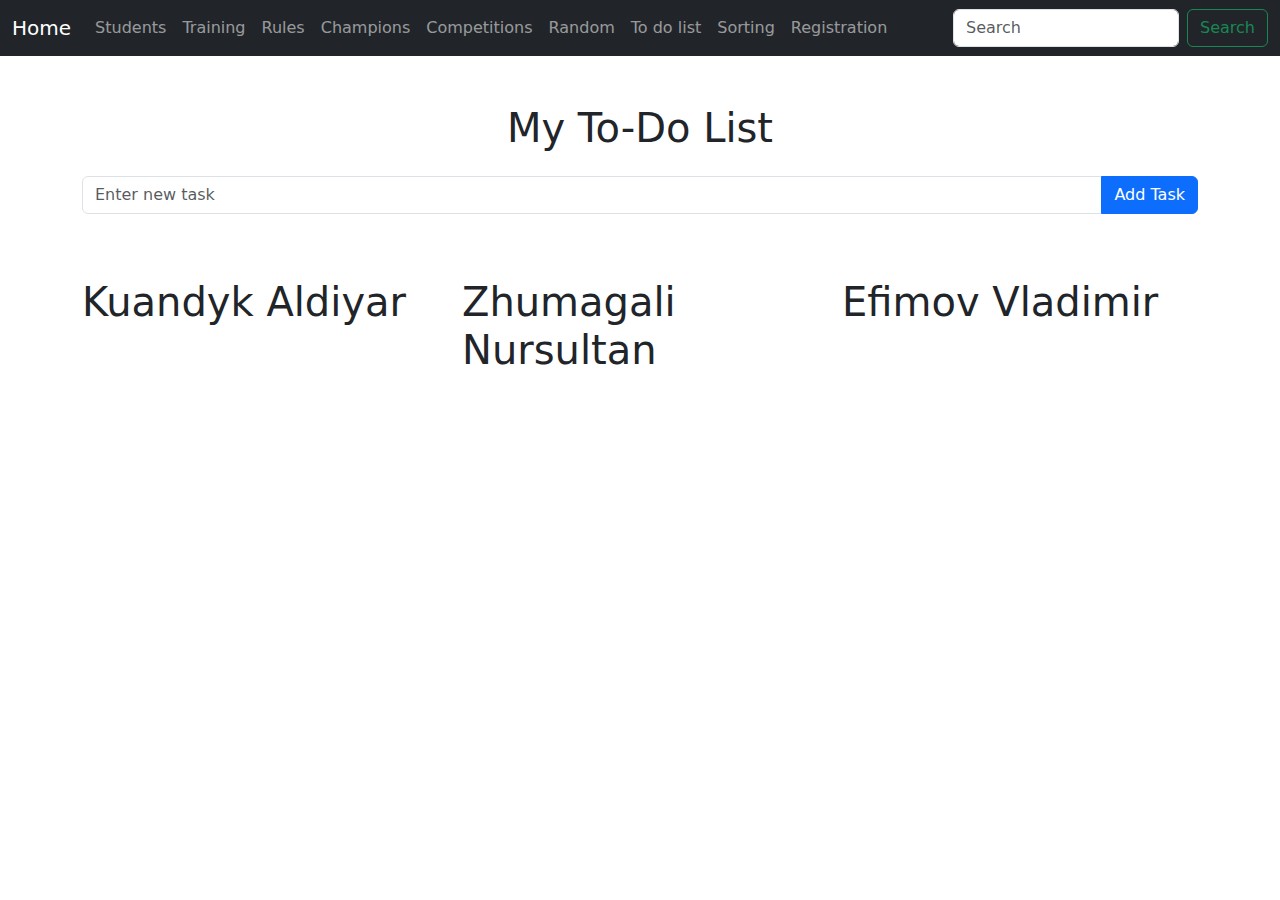
<file: to_do.html>
<!DOCTYPE html>
<html lang="en">
<head>
    <meta charset="UTF-8">
    <meta name="viewport" content="width=device-width, initial-scale=1.0">
    <link rel="stylesheet" href="https://cdn.jsdelivr.net/npm/bootstrap@5.3.0-alpha3/dist/css/bootstrap.min.css">
    <link rel="stylesheet" href="style.css">
    <title>To-Do List</title>
</head>
<body>
    <header>
        <nav class="navbar navbar-expand-lg navbar-dark bg-dark" >
            <div class="container-fluid">
              <a class="navbar-brand" href="index.html">Home</a>
              <button class="navbar-toggler" type="button" data-bs-toggle="collapse" data-bs-target="#navbarSupportedContent" aria-controls="navbarSupportedContent" aria-expanded="false" aria-label="Toggle navigation">
                <span class="navbar-toggler-icon"></span>
              </button>
              <div class="collapse navbar-collapse" id="navbarSupportedContent">
                <ul class="navbar-nav me-auto mb-2 mb-lg-0">
                  <li class="nav-item">
                    <a class="nav-link" href="students.html">Students</a>
                  </li>
                  <li class="nav-item">
                    <a class="nav-link" href="Training.html">Training</a>
                  </li>
                  <li class="nav-item">
                <a class="nav-link" href="Rules.html">Rules</a>
                <li class="nav-item">
                  <a class="nav-link" href="Champions.html">Champions</a>
                  <li class="nav-item">
                    <a class="nav-link" href="Competitions.html">Competitions</a>
                  </li>
                  <li class="nav-item">
                    <a class="nav-link" href="Random.html">Random</a>
                  </li>
                  <li class="nav-item">
                    <a class="nav-link" href="to_do.html">To do list</a>
                  </li>
                  <li class="nav-item">
                    <a class="nav-link" href="Sorting.html">Sorting</a>
                  </li>
                  <li class="nav-item">
                    <a class="nav-link" href="Registration.html">Registration</a>
                  </li>
                  
                </ul>
                <form class="d-flex" role="search">
                  <input class="form-control me-2" type="search" placeholder="Search" aria-label="Search">
                  <button class="btn btn-outline-success" type="submit">Search</button>
                </form>
              </div>
            </div>
            </nav>
      </header>
    
    <div class="container my-5">
        <h1 class="text-center mb-4">My To-Do List</h1>
        
        <div class="input-group mb-3">
            <input type="text" id="taskInput" class="form-control" placeholder="Enter new task">
            <button class="btn btn-primary" id="addTaskBtn">Add Task</button>
        </div>
        
        <ul id="taskList" class="list-group">
            
        </ul>
    </div>

    <script>
        const taskInput = document.getElementById('taskInput');
        const addTaskBtn = document.getElementById('addTaskBtn');
        const taskList = document.getElementById('taskList');

        function addTask() {
            const taskText = taskInput.value.trim();
            
            if (taskText === '') {
                alert('Enter task');
                return;
            }

            const listItem = document.createElement('li');
            listItem.className = 'list-group-item d-flex justify-content-between align-items-center';
            
            listItem.innerHTML = `
                <span>${taskText}</span>
                <div>
                    <button class="btn btn-success btn-sm complete-btn">Complete</button>
                    <button class="btn btn-danger btn-sm delete-btn">Delete</button>
                </div>
            `;

            taskList.appendChild(listItem);
            taskInput.value = '';

            listItem.querySelector('.complete-btn').addEventListener('click', () => {
                listItem.querySelector('span').style.textDecoration = 'line-through';
            });

            listItem.querySelector('.delete-btn').addEventListener('click', () => {
                listItem.remove();
            });
        }

        addTaskBtn.addEventListener('click', addTask);

        taskInput.addEventListener('keypress', (e) => {
            if (e.key === 'Enter') {
                addTask();
            }
        });
    </script>





<footer class="container footer mt-4">
    <div class="row">
        
        <div class="col-lg-4 col-md-6"><h1>Kuandyk Aldiyar</h1></div>
        <div class="col-lg-4 col-md-6"><h1>Zhumagali Nursultan</h1></div>
        <div class="col-lg-4 col-md-6"><h1>Efimov Vladimir</h1></div>
    </div>
</footer>

</body>
</html>
</file>
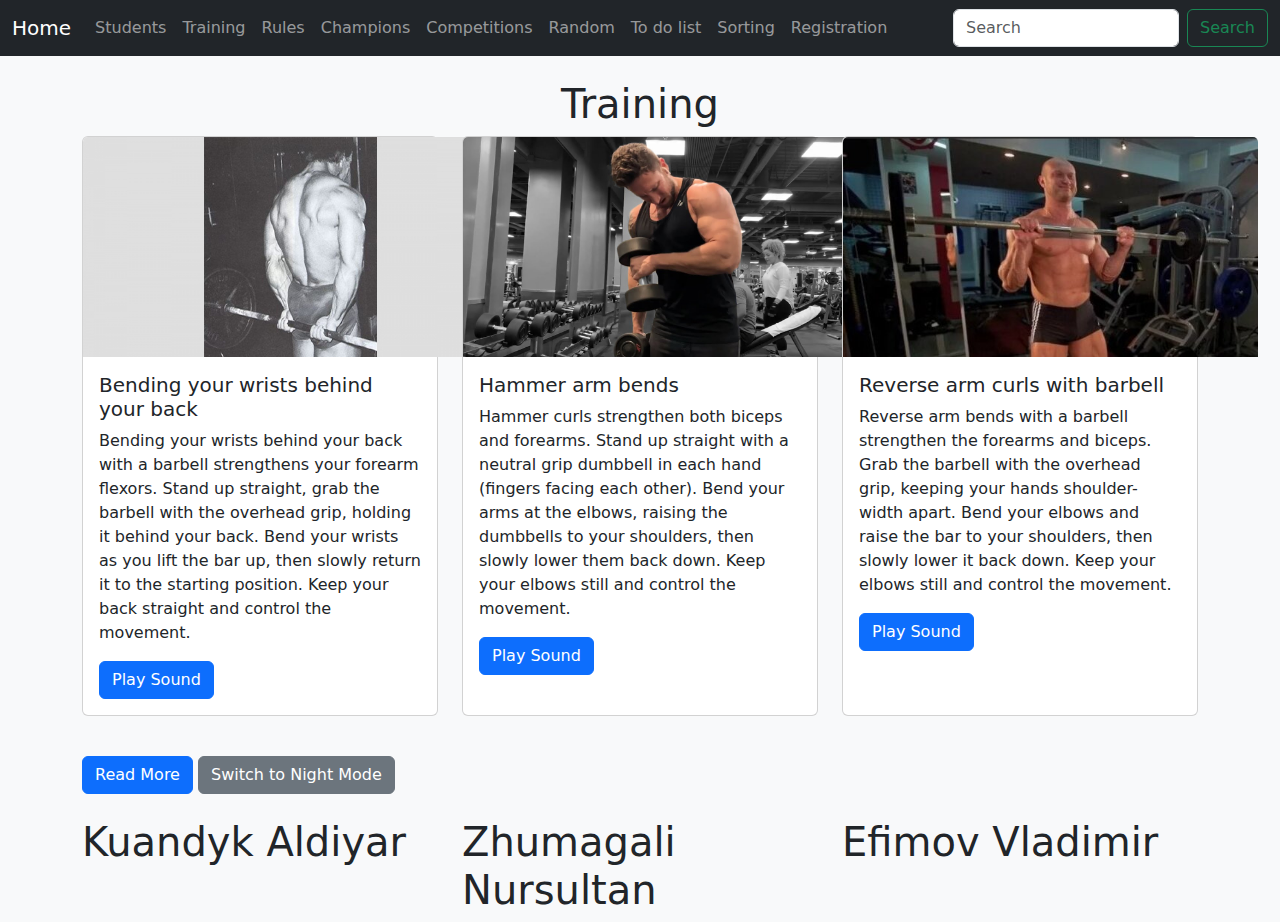
<file: Training.html>
<!DOCTYPE html>
<html lang="en">
<head>
    <meta charset="UTF-8">
    <meta name="viewport" content="width=device-width, initial-scale=1.0">
    <title>Training</title>
    <link rel="stylesheet" href="https://cdn.jsdelivr.net/npm/bootstrap@5.3.0-alpha3/dist/css/bootstrap.min.css">
    <link rel="stylesheet" href="style.css">
</head>
<body class="day">
    <header> 
        <nav class="navbar navbar-expand-lg navbar-dark bg-dark"> 
            <div class="container-fluid"> 
                <a class="navbar-brand" href="index.html">Home</a> 
                <button class="navbar-toggler" type="button" data-bs-toggle="collapse" data-bs-target="#navbarSupportedContent" aria-controls="navbarSupportedContent" aria-expanded="false" aria-label="Toggle navigation"> 
                    <span class="navbar-toggler-icon"></span> 
                </button> 
                <div class="collapse navbar-collapse" id="navbarSupportedContent"> 
                    <ul class="navbar-nav me-auto mb-2 mb-lg-0"> 
                        <li class="nav-item"><a class="nav-link" href="students.html">Students</a></li> 
                        <li class="nav-item"><a class="nav-link" href="Training.html">Training</a></li> 
                        <li class="nav-item"><a class="nav-link" href="Rules.html">Rules</a></li> 
                        <li class="nav-item"><a class="nav-link" href="Champions.html">Champions</a></li> 
                        <li class="nav-item"><a class="nav-link" href="Competitions.html">Competitions</a></li> 
                        <li class="nav-item"><a class="nav-link" href="Random.html">Random</a></li>
                        <li class="nav-item"><a class="nav-link" href="to_do.html">To do list</a></li>
                        <li class="nav-item"><a class="nav-link" href="Sorting.html">Sorting</a></li>
                        <li class="nav-item"><a class="nav-link" href="Registration.html">Registration</a></li>
                    </ul> 
                    <form class="d-flex" role="search"> 
                        <input class="form-control me-2" type="search" placeholder="Search" aria-label="Search"> 
                        <button class="btn btn-outline-success" type="submit">Search</button> 
                    </form> 
                </div> 
            </div> 
        </nav> 
    </header>

    <main class="container mt-4">
        <h1 class="text-center">Training</h1>
        <div class="row">
            <div class="col-md-4 mb-4">
                <div class="card h-100">
                    <img src="exercise2.jpg" class="card-img-top" alt="Bending your wrists behind your back">
                    <div class="card-body">
                        <h5 class="card-title">Bending your wrists behind your back</h5>
                        <p class="card-text">Bending your wrists behind your back with a barbell strengthens your forearm flexors. Stand up straight, grab the barbell with the overhead grip, holding it behind your back. Bend your wrists as you lift the bar up, then slowly return it to the starting position. Keep your back straight and control the movement.</p>
                        <button class="btn btn-primary" onclick="playSound()">Play Sound</button>
                    </div>
                </div>
            </div>

            <div class="col-md-4 mb-4">
                <div class="card h-100">
                    <img src="exercise3.jpg" class="card-img-top" alt="Hammer arm bends">
                    <div class="card-body">
                        <h5 class="card-title">Hammer arm bends</h5>
                        <p class="card-text">Hammer curls strengthen both biceps and forearms. Stand up straight with a neutral grip dumbbell in each hand (fingers facing each other). Bend your arms at the elbows, raising the dumbbells to your shoulders, then slowly lower them back down. Keep your elbows still and control the movement.</p>
                        <button class="btn btn-primary" onclick="playSound()">Play Sound</button>
                    </div>
                </div>
            </div>

            <div class="col-md-4 mb-4">
                <div class="card h-100">
                    <img src="exercise4.jpg" class="card-img-top" alt="Reverse arm curls with barbell">
                    <div class="card-body">
                        <h5 class="card-title">Reverse arm curls with barbell</h5>
                        <p class="card-text">Reverse arm bends with a barbell strengthen the forearms and biceps. Grab the barbell with the overhead grip, keeping your hands shoulder-width apart. Bend your elbows and raise the bar to your shoulders, then slowly lower it back down. Keep your elbows still and control the movement.</p>
                        <button class="btn btn-primary" onclick="playSound()">Play Sound</button>
                    </div>
                </div>
            </div>
        </div>
        
        <button id="readMoreBtn" class="btn btn-primary mt-3">Read More</button>
        <div id="extraContent" style="display:none;" class="mt-3">
            <p> Training is essential for athletes and fitness enthusiasts. It involves various exercises and techniques aimed at improving strength, endurance, flexibility, and overall performance.</p>
        </div>

        <button id="themeToggle" class="btn btn-secondary mt-3">Switch to Night Mode</button>
    </main>

    <footer class="container footer mt-4">
        <div class="row">
            <div class="col-lg-4 col-md-6"><h1>Kuandyk Aldiyar</h1></div>
            <div class="col-lg-4 col-md-6"><h1>Zhumagali Nursultan</h1></div>
            <div class="col-lg-4 col-md-6"><h1>Efimov Vladimir</h1></div>
        </div>
    </footer>

    <script src="https://cdn.jsdelivr.net/npm/bootstrap@5.3.0-alpha3/dist/js/bootstrap.bundle.min.js"></script>
    <script src="script.js"></script> 
</body>
</html>
</file>
<file: style.css>
.main_index{
    background-image: url("new_background.jpg");
    background-size: cover;
    height:100%;
    width:100%;  
}

.title{
    text-align: center;
    padding-top: 40px;
    color:rgb(255, 255, 255);
    font-family:Arial, Helvetica, sans-serif;
    font-size:40px;
}
span{
    color:antiquewhite;
}
.title_text{
    padding-top:50px;
    padding-left: 40px;
    color:white;
    font-size: 30px;
    word-spacing: 5px;
    font-family: Cambria, Cochin, Georgia, Times, 'Times New Roman', serif;
}
.title2{
    margin-top:160px;
    text-align: center;
    padding-top: 40px;
    color:rgb(255, 255, 255);
    font-family:Arial, Helvetica, sans-serif;
    font-size:40px;
}




.img-container {
    text-align: center; 
}
.img-container img {
    width: 100%;
    border-radius: 8px; 
}
.img-text {
    font-weight: bold;
    color:white;
}
.img-container h4{
    color:white;
}

.carousel-item{
    height: 1300px;
}




.card-img-top {
    width: 415px; 
    height: 220px; 
  }

  body.day {
    background-color: #f8f9fa;
    color: #212529;
}

body.night {
    background-color: #343a40;
    color: #ffffff;
}

.star {
    cursor: pointer;
    font-size: 30px;
    color: #ccc; 
}

.star.active {
    color: gold; 
}
</file>
